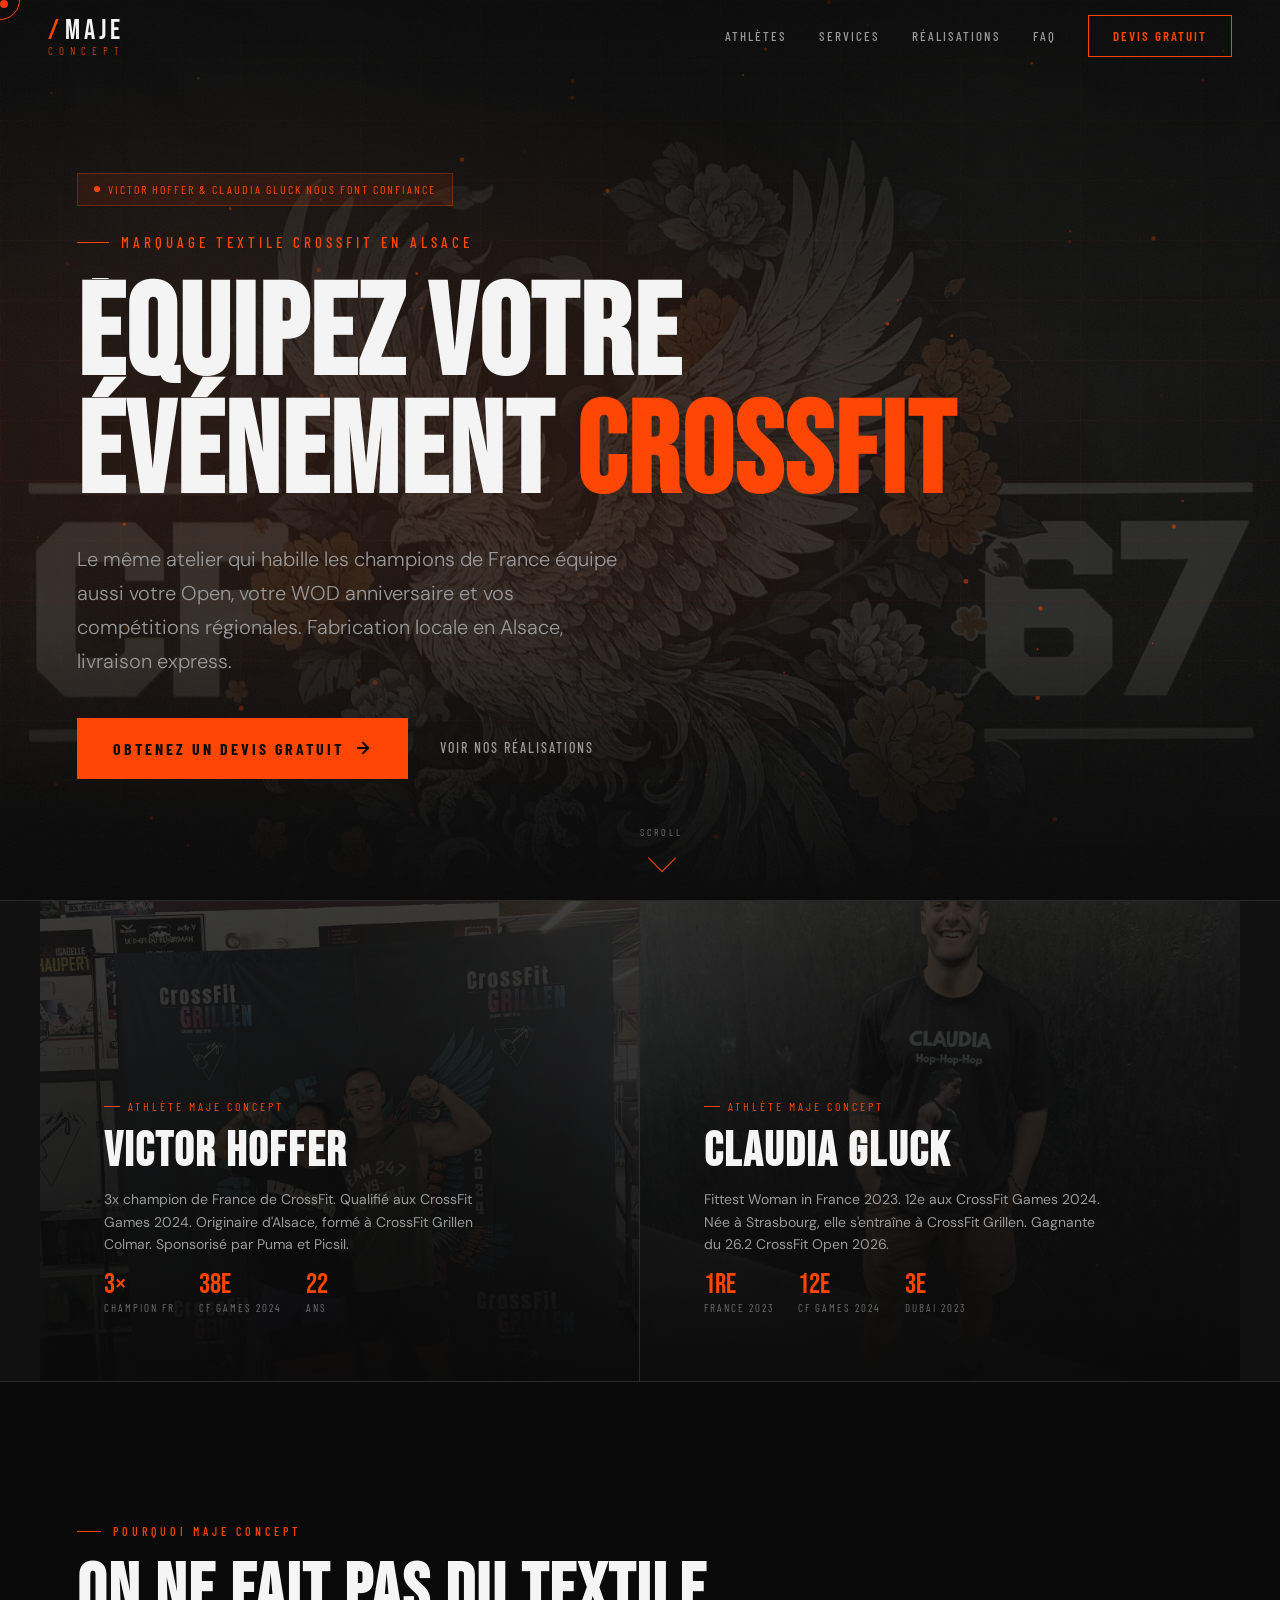
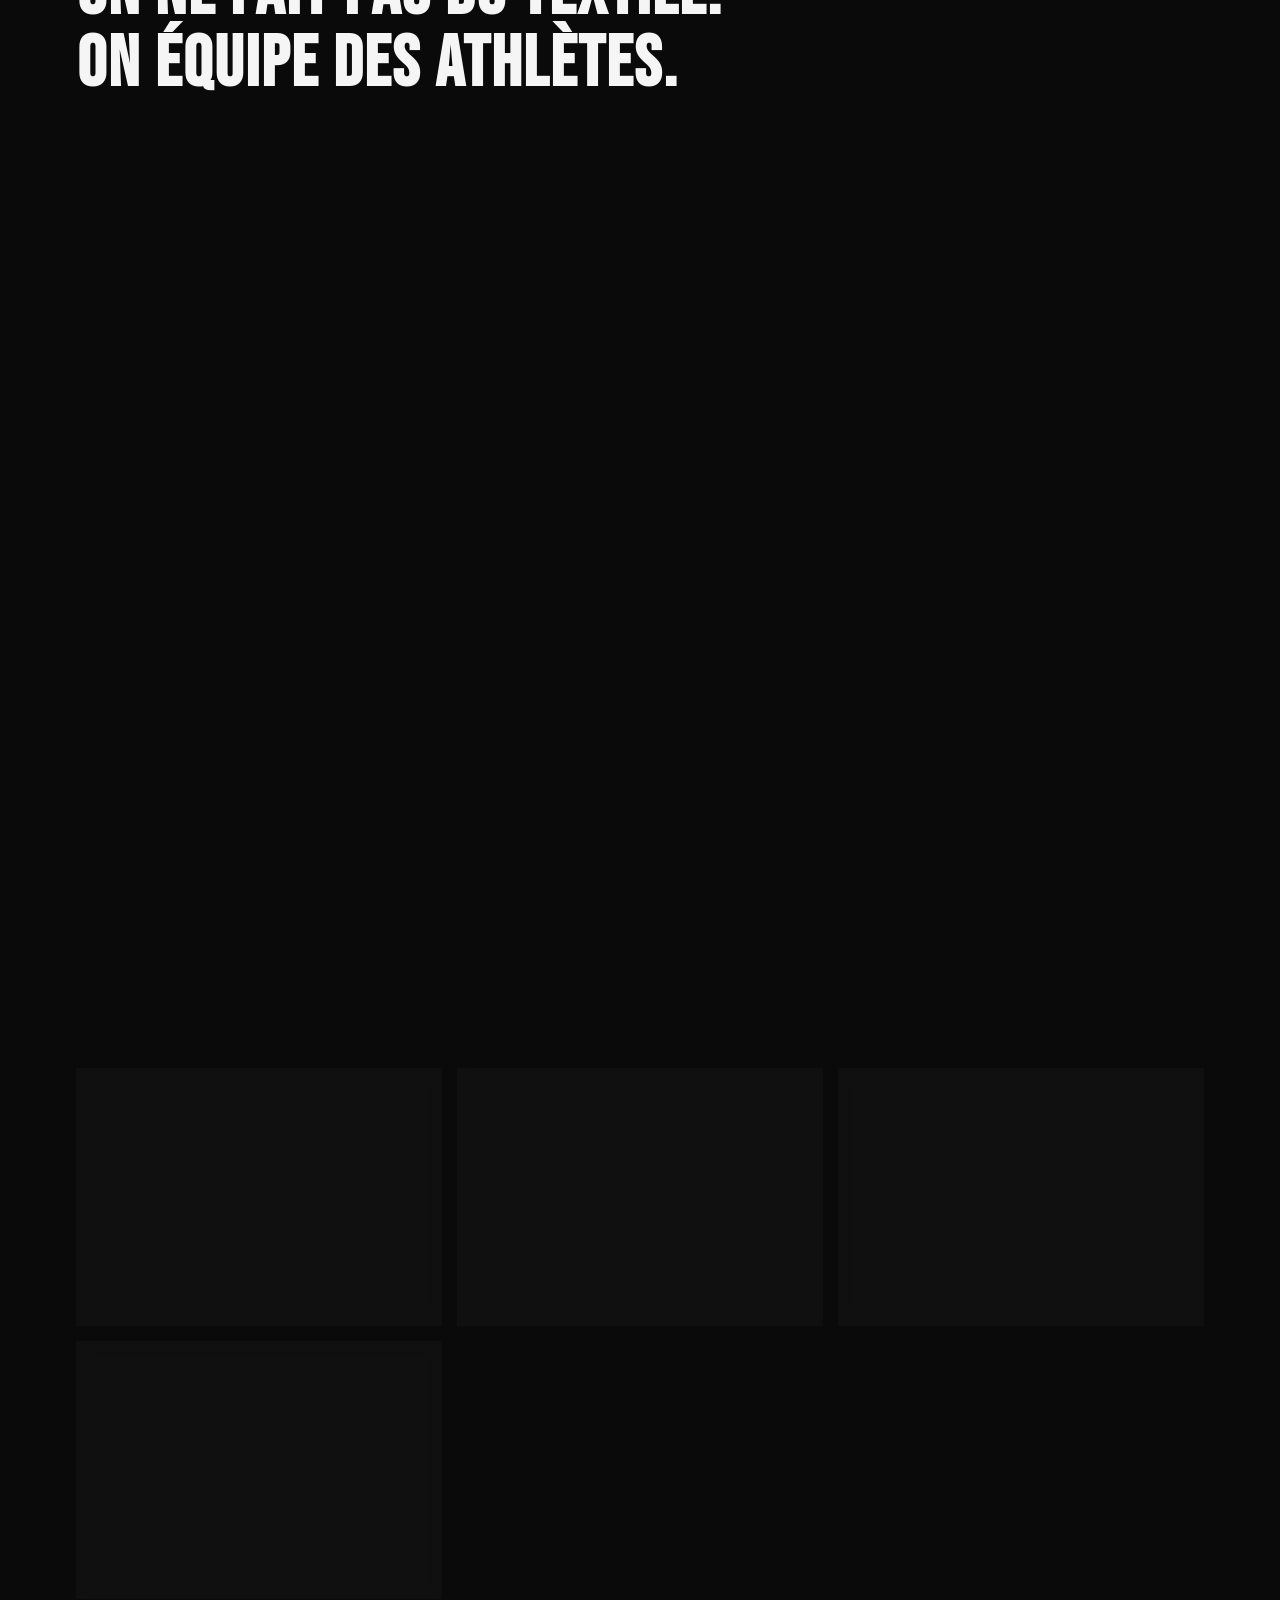
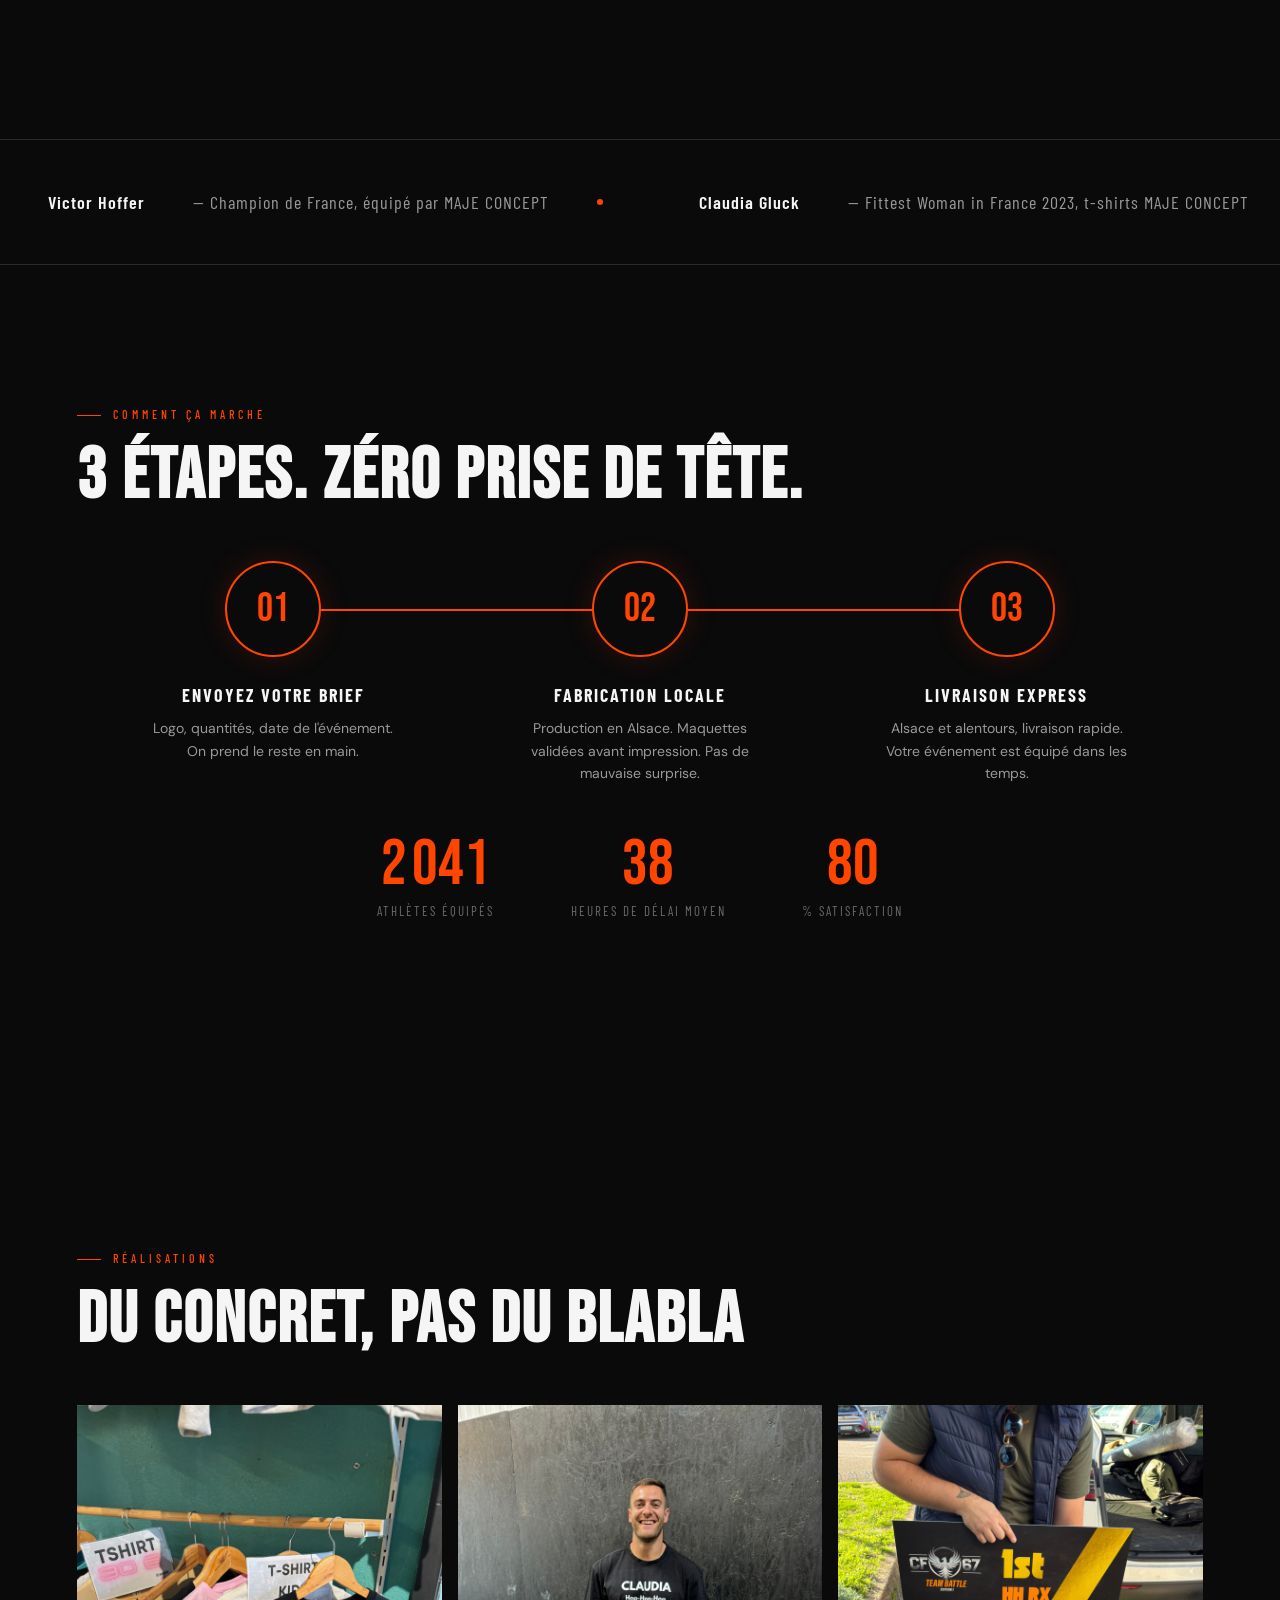
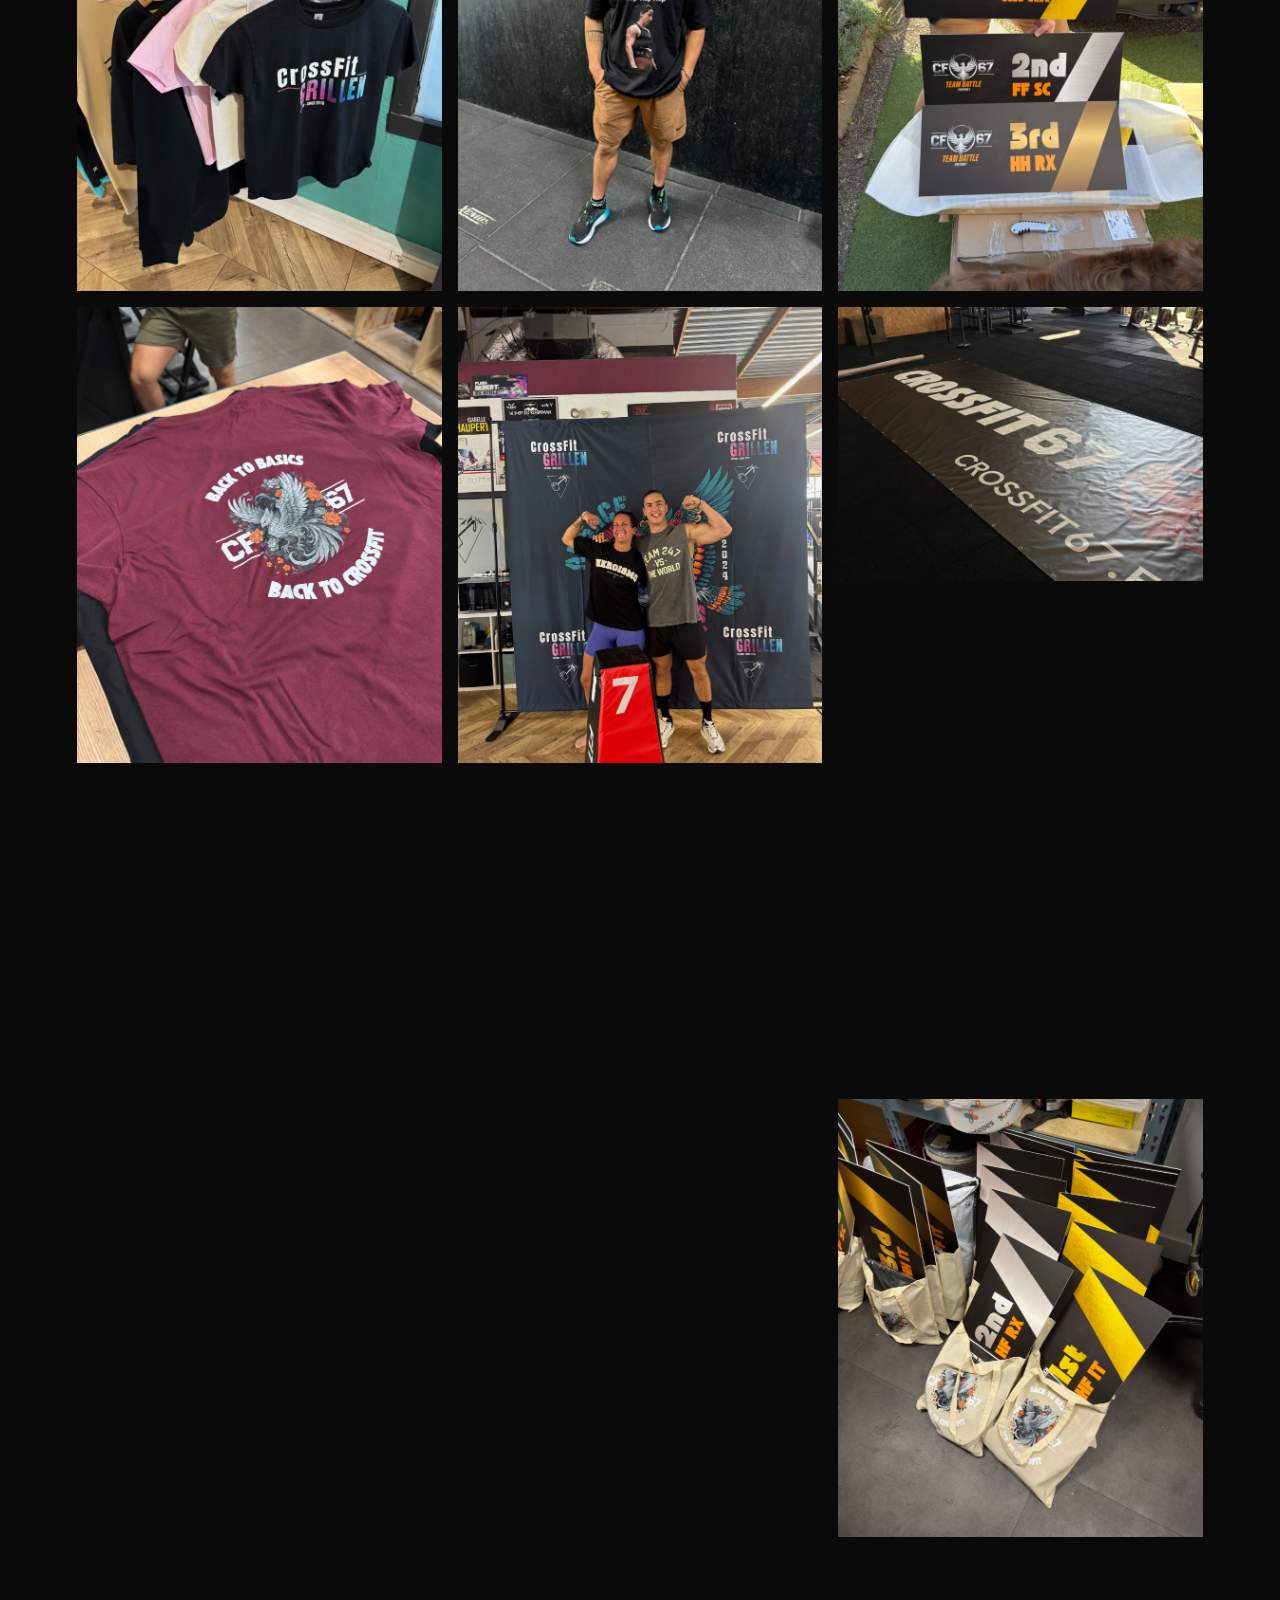
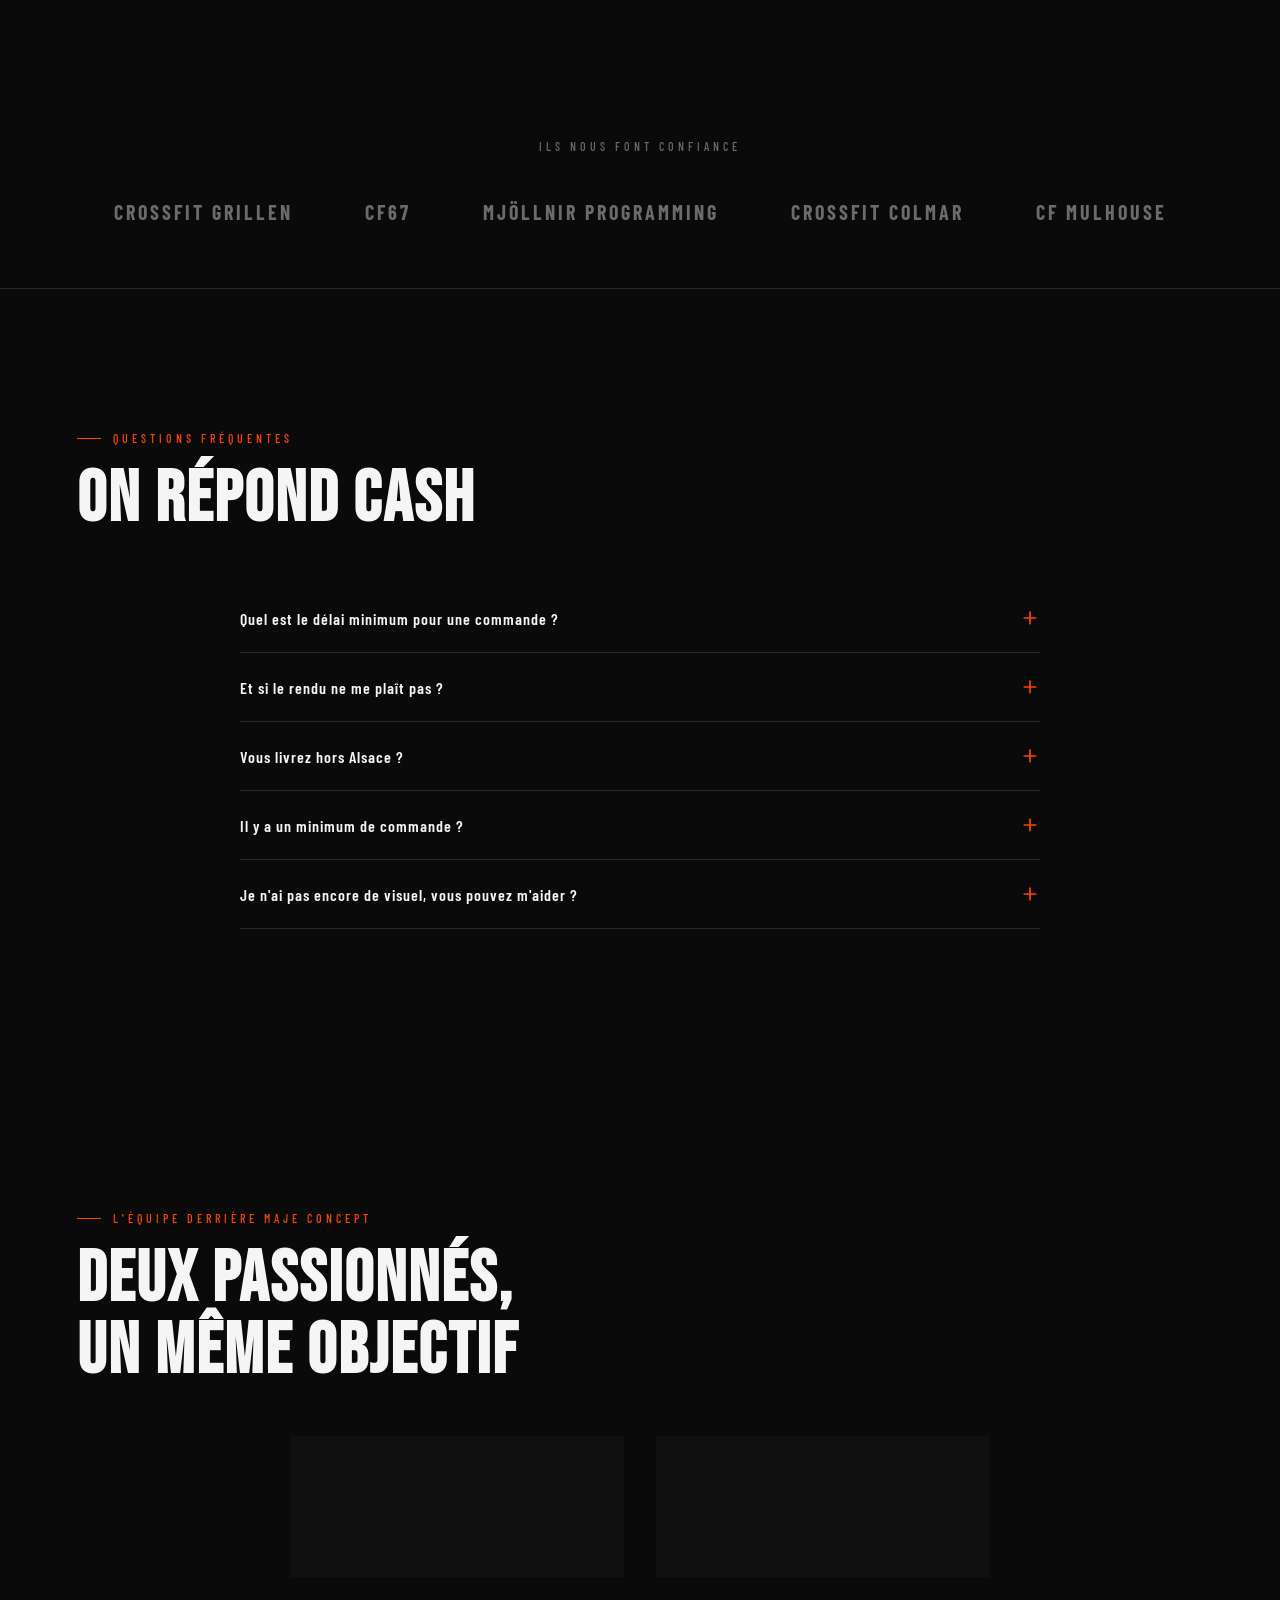
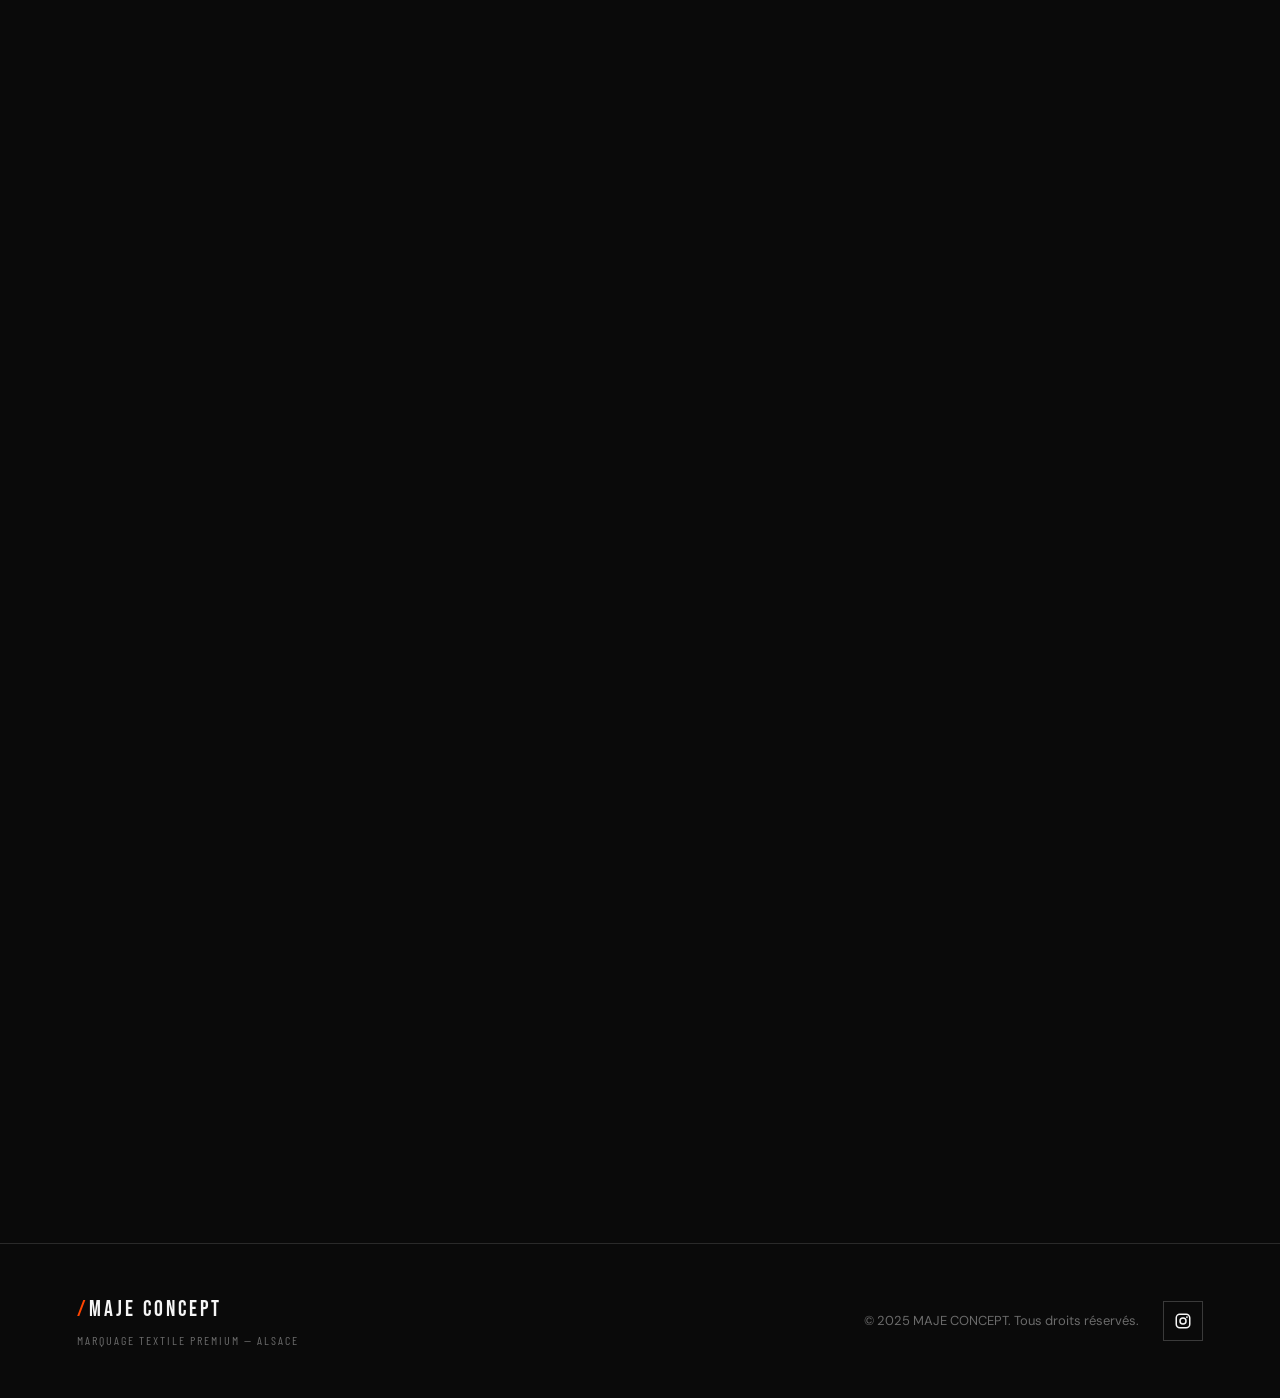
<file: index.html>
<!DOCTYPE html>
<html lang="fr">
<head>
<meta charset="UTF-8">
<meta name="viewport" content="width=device-width, initial-scale=1.0">
<title>MAJE CONCEPT — Marquage textile CrossFit & événementiel | Alsace</title>
<meta name="description" content="MAJE CONCEPT équipe les meilleurs athlètes CrossFit d'Alsace. T-shirts, hoodies, goodies, tatouages éphémères. Victor Hoffer, Claudia Gluck, CrossFit Grillen nous font confiance.">
<meta name="theme-color" content="#0A0A0A">
<meta property="og:title" content="MAJE CONCEPT — Marquage textile CrossFit | Alsace">
<meta property="og:description" content="Le textile de vos événements CrossFit, fabriqué en Alsace. Les champions nous font confiance.">
<meta property="og:type" content="website">
<link rel="preconnect" href="https://fonts.googleapis.com">
<link rel="preconnect" href="https://fonts.gstatic.com" crossorigin>
<style>
@import url('https://fonts.googleapis.com/css2?family=Bebas+Neue&family=Barlow+Condensed:wght@300;400;500;600;700&family=DM+Sans:ital,wght@0,300;0,400;0,500;0,600;0,700;1,400&display=swap');

*,*::before,*::after{margin:0;padding:0;box-sizing:border-box}

:root{
  --black:#0A0A0A;--grey-950:#111;--grey-900:#141414;--grey-800:#1A1A1A;
  --grey-700:#2A2A2A;--grey-600:#3A3A3A;--grey-400:#6B6B6B;--grey-300:#999;
  --white:#F5F5F5;--orange:#FF4500;--orange-dark:#CC3700;--orange-light:#FF6A33;
  --orange-glow:rgba(255,69,0,0.4);--orange-subtle:rgba(255,69,0,0.08);
  --font-display:'Bebas Neue',sans-serif;--font-ui:'Barlow Condensed',sans-serif;
  --font-body:'DM Sans',sans-serif;--ease-out:cubic-bezier(0.16,1,0.3,1);
  --nav-h:72px;--section-gap:clamp(80px,12vw,140px)
}

@media(prefers-reduced-motion:reduce){*,*::before,*::after{animation-duration:.01ms!important;animation-iteration-count:1!important;transition-duration:.01ms!important}}

html{scroll-behavior:smooth;-webkit-font-smoothing:antialiased}
body{background:var(--black);color:var(--white);font-family:var(--font-body);font-weight:400;line-height:1.6;overflow-x:hidden;cursor:none}
a{color:inherit;text-decoration:none;cursor:none}
button{cursor:none}
img{max-width:100%;display:block}
ul{list-style:none}

/* ═══ LOADER ═══ */
.loader{position:fixed;inset:0;z-index:99999;background:var(--black);display:flex;align-items:center;justify-content:center;flex-direction:column;gap:16px;transition:opacity .6s var(--ease-out),visibility .6s}
.loader.hidden{opacity:0;visibility:hidden}
.loader-logo{font-family:var(--font-display);font-size:48px;letter-spacing:6px;color:var(--white);opacity:0;transform:translateY(20px);animation:fadeUp .6s var(--ease-out) .2s forwards}
.loader-logo .mark{color:var(--orange)}
.loader-bar{width:120px;height:2px;background:var(--grey-700);overflow:hidden;opacity:0;animation:fadeUp .4s var(--ease-out) .4s forwards}
.loader-bar-fill{height:100%;background:var(--orange);width:0;animation:loaderFill 1.2s var(--ease-out) .5s forwards}
@keyframes loaderFill{to{width:100%}}

/* ═══ NOISE ═══ */
.noise{position:fixed;inset:0;z-index:9998;pointer-events:none;opacity:.035;background-image:url("data:image/svg+xml,%3Csvg viewBox='0 0 256 256' xmlns='http://www.w3.org/2000/svg'%3E%3Cfilter id='n'%3E%3CfeTurbulence type='fractalNoise' baseFrequency='.9' numOctaves='4' stitchTiles='stitch'/%3E%3C/filter%3E%3Crect width='100%25' height='100%25' filter='url(%23n)'/%3E%3C/svg%3E");background-repeat:repeat;background-size:256px}

/* ═══ CURSOR ═══ */
.cursor-dot{position:fixed;top:0;left:0;width:8px;height:8px;background:var(--orange);border-radius:50%;pointer-events:none;z-index:10000;mix-blend-mode:difference;transition:transform .1s var(--ease-out)}
.cursor-ring{position:fixed;top:0;left:0;width:40px;height:40px;border:1.5px solid var(--orange);border-radius:50%;pointer-events:none;z-index:10000;transition:transform .25s var(--ease-out),width .3s var(--ease-out),height .3s var(--ease-out),border-color .3s;transform:translate(-50%,-50%)}
.cursor-ring.hovering{width:64px;height:64px;border-color:var(--orange-light);background:var(--orange-glow)}
.spotlight{position:fixed;inset:0;pointer-events:none;z-index:1;background:radial-gradient(600px circle at var(--mx,50%) var(--my,50%),rgba(255,69,0,.04),transparent 60%)}

/* ═══ NAV ═══ */
.nav{position:fixed;top:0;left:0;right:0;height:var(--nav-h);z-index:1000;display:flex;align-items:center;justify-content:space-between;padding:0 clamp(20px,4vw,48px);transition:background .4s,backdrop-filter .4s}
.nav.scrolled{background:rgba(10,10,10,.9);backdrop-filter:blur(20px);-webkit-backdrop-filter:blur(20px);border-bottom:1px solid rgba(255,69,0,.1)}
.nav-logo{display:flex;flex-direction:column;line-height:1}
.nav-logo .logo-main{font-family:var(--font-display);font-size:28px;letter-spacing:4px}
.nav-logo .logo-sub{font-family:var(--font-ui);font-size:11px;letter-spacing:6px;color:var(--orange);font-weight:300;text-transform:uppercase}
.nav-logo .logo-mark{color:var(--orange);margin-right:2px}
.nav-links{display:flex;align-items:center;gap:32px}
.nav-link{font-family:var(--font-ui);font-weight:500;font-size:13px;letter-spacing:2px;text-transform:uppercase;color:var(--grey-300);transition:color .3s;position:relative}
.nav-link::after{content:'';position:absolute;bottom:-4px;left:0;width:0;height:1px;background:var(--orange);transition:width .3s var(--ease-out)}
.nav-link:hover{color:var(--white)}
.nav-link:hover::after{width:100%}
.nav-cta{font-family:var(--font-ui);font-weight:600;font-size:13px;letter-spacing:2px;text-transform:uppercase;padding:10px 24px;border:1px solid var(--orange);color:var(--orange);background:transparent;transition:all .3s var(--ease-out);position:relative;overflow:hidden}
.nav-cta::before{content:'';position:absolute;inset:0;background:var(--orange);transform:scaleX(0);transform-origin:right;transition:transform .4s var(--ease-out);z-index:-1}
.nav-cta:hover::before{transform:scaleX(1);transform-origin:left}
.nav-cta:hover{color:var(--black)}

.nav-hamburger{display:none;flex-direction:column;gap:6px;background:none;border:none;padding:8px;z-index:1001}
.nav-hamburger span{display:block;width:24px;height:2px;background:var(--white);transition:transform .3s var(--ease-out),opacity .3s}
.nav-hamburger.active span:nth-child(1){transform:rotate(45deg) translate(5px,6px)}
.nav-hamburger.active span:nth-child(2){opacity:0}
.nav-hamburger.active span:nth-child(3){transform:rotate(-45deg) translate(5px,-6px)}

.mobile-menu{position:fixed;inset:0;background:rgba(10,10,10,.97);backdrop-filter:blur(30px);-webkit-backdrop-filter:blur(30px);z-index:999;display:flex;flex-direction:column;align-items:center;justify-content:center;gap:32px;opacity:0;visibility:hidden;transition:opacity .4s,visibility .4s}
.mobile-menu.open{opacity:1;visibility:visible}
.mobile-menu a{font-family:var(--font-display);font-size:36px;letter-spacing:4px;transition:color .3s}
.mobile-menu a:hover{color:var(--orange)}

/* ═══ HERO ═══ */
.hero{position:relative;min-height:100vh;display:flex;flex-direction:column;justify-content:center;padding:calc(var(--nav-h) + 40px) clamp(20px,6vw,80px) 60px;overflow:hidden}
.hero-bg{position:absolute;inset:0;z-index:0}
.hero-bg img{width:100%;height:100%;object-fit:cover;opacity:.15;filter:grayscale(40%)}
#particle-canvas{position:absolute;inset:0;width:100%;height:100%;z-index:0}
.hero::before{content:'';position:absolute;inset:0;background-image:linear-gradient(rgba(255,69,0,.03) 1px,transparent 1px),linear-gradient(90deg,rgba(255,69,0,.03) 1px,transparent 1px);background-size:60px 60px;z-index:1;animation:gridPulse 8s ease-in-out infinite}
@keyframes gridPulse{0%,100%{opacity:.4}50%{opacity:1}}
.hero::after{content:'';position:absolute;inset:0;background:radial-gradient(ellipse at 20% 50%,rgba(255,69,0,.08) 0%,transparent 60%),linear-gradient(to top,var(--black) 0%,transparent 30%),linear-gradient(to bottom,rgba(10,10,10,.6) 0%,transparent 40%);z-index:2;pointer-events:none}
.hero-content{position:relative;z-index:3;max-width:900px}

.hero-badge{display:inline-flex;align-items:center;gap:8px;background:rgba(255,69,0,.1);border:1px solid rgba(255,69,0,.3);padding:6px 16px;margin-bottom:24px;font-family:var(--font-ui);font-size:12px;letter-spacing:2px;text-transform:uppercase;color:var(--orange);opacity:0;animation:fadeUp .8s var(--ease-out) 1.8s forwards}
.hero-badge-dot{width:6px;height:6px;background:var(--orange);border-radius:50%;animation:pulse 2s infinite}
@keyframes pulse{0%,100%{opacity:1}50%{opacity:.3}}

.hero-tag{font-family:var(--font-ui);font-weight:500;font-size:clamp(12px,1.4vw,15px);letter-spacing:4px;text-transform:uppercase;color:var(--orange);margin-bottom:24px;display:flex;align-items:center;gap:12px;opacity:0;transform:translateY(20px);animation:fadeUp .8s var(--ease-out) 2s forwards}
.hero-tag::before{content:'';width:32px;height:1px;background:var(--orange)}
.hero-h1{font-family:var(--font-display);font-size:clamp(52px,10vw,130px);line-height:.92;letter-spacing:2px;margin-bottom:28px;opacity:0;animation:heroReveal 1s var(--ease-out) 2.2s forwards}
.hero-h1 .accent{color:var(--orange);display:inline-block}
.hero-h1:hover .glitch{animation:glitch .4s steps(2) forwards}
@keyframes glitch{0%{text-shadow:2px 0 var(--orange),-2px 0 cyan}25%{text-shadow:-2px 2px var(--orange),2px -2px cyan;transform:skewX(-2deg)}50%{text-shadow:1px -1px var(--orange),-1px 1px cyan;transform:skewX(1deg)}75%{text-shadow:-1px 0 var(--orange),1px 0 cyan;transform:skewX(-.5deg)}100%{text-shadow:none;transform:skewX(0)}}
.hero-sub{font-family:var(--font-body);font-size:clamp(16px,2vw,20px);font-weight:300;color:var(--grey-300);max-width:560px;line-height:1.7;margin-bottom:40px;opacity:0;transform:translateY(20px);animation:fadeUp .8s var(--ease-out) 2.5s forwards}
.hero-actions{display:flex;align-items:center;gap:32px;flex-wrap:wrap;opacity:0;transform:translateY(20px);animation:fadeUp .8s var(--ease-out) 2.7s forwards}

.btn-primary{position:relative;display:inline-flex;align-items:center;gap:10px;font-family:var(--font-ui);font-weight:700;font-size:clamp(14px,1.6vw,16px);letter-spacing:3px;text-transform:uppercase;padding:18px 36px;background:var(--orange);color:var(--black);border:none;overflow:hidden;transition:transform .3s var(--ease-out),box-shadow .3s}
.btn-primary:hover{box-shadow:0 0 40px var(--orange-glow),0 8px 32px rgba(255,69,0,.3)}
.btn-primary .ripple{position:absolute;border-radius:50%;background:rgba(255,255,255,.4);transform:scale(0);animation:ripple .6s linear;pointer-events:none}
@keyframes ripple{to{transform:scale(4);opacity:0}}
.btn-primary svg{width:18px;height:18px;transition:transform .3s var(--ease-out)}
.btn-primary:hover svg{transform:translateX(4px)}

.link-secondary{font-family:var(--font-ui);font-weight:500;font-size:14px;letter-spacing:2px;text-transform:uppercase;color:var(--grey-300);position:relative;transition:color .3s}
.link-secondary::after{content:'';position:absolute;bottom:-4px;left:0;width:0;height:1px;background:var(--orange);transition:width .4s var(--ease-out)}
.link-secondary:hover{color:var(--white)}
.link-secondary:hover::after{width:100%}

.scroll-indicator{position:absolute;bottom:32px;left:50%;transform:translateX(-50%);z-index:3;display:flex;flex-direction:column;align-items:center;gap:8px;opacity:0;animation:fadeUp .8s var(--ease-out) 3s forwards}
.scroll-indicator span{font-family:var(--font-ui);font-size:10px;letter-spacing:3px;text-transform:uppercase;color:var(--grey-400)}
.scroll-chevron{width:20px;height:20px;border-right:1.5px solid var(--orange);border-bottom:1.5px solid var(--orange);transform:rotate(45deg);animation:scrollBounce 2s var(--ease-out) infinite}
@keyframes scrollBounce{0%,100%{transform:rotate(45deg) translateY(0);opacity:1}50%{transform:rotate(45deg) translateY(8px);opacity:.3}}
@keyframes fadeUp{to{opacity:1;transform:translateY(0)}}
@keyframes heroReveal{from{opacity:0;transform:translateY(40px);clip-path:inset(100% 0 0 0)}to{opacity:1;transform:translateY(0);clip-path:inset(0 0 0 0)}}

/* ═══ SECTIONS ═══ */
.section{padding:var(--section-gap) clamp(20px,6vw,80px);position:relative}
.section-label{font-family:var(--font-ui);font-weight:500;font-size:12px;letter-spacing:4px;text-transform:uppercase;color:var(--orange);margin-bottom:16px;display:flex;align-items:center;gap:12px}
.section-label::before{content:'';width:24px;height:1px;background:var(--orange)}
.section-title{font-family:var(--font-display);font-size:clamp(36px,6vw,72px);letter-spacing:2px;line-height:1;margin-bottom:48px}
.reveal{opacity:0;transform:translateY(40px);transition:opacity .8s var(--ease-out),transform .8s var(--ease-out)}
.reveal.visible{opacity:1;transform:translateY(0)}
.reveal-delay-1{transition-delay:.1s}.reveal-delay-2{transition-delay:.2s}.reveal-delay-3{transition-delay:.3s}.reveal-delay-4{transition-delay:.4s}.reveal-delay-5{transition-delay:.5s}

/* ═══ ATHLETES FEATURED ═══ */
.athletes-section{background:var(--grey-950);border-top:1px solid var(--grey-700);border-bottom:1px solid var(--grey-700)}
.athletes-grid{display:grid;grid-template-columns:1fr 1fr;gap:0;max-width:1200px;margin:0 auto}
.athlete-card{position:relative;padding:clamp(40px,5vw,72px);display:flex;flex-direction:column;justify-content:flex-end;min-height:480px;overflow:hidden;border-right:1px solid var(--grey-700)}
.athlete-card:last-child{border-right:none}
.athlete-card-bg{position:absolute;inset:0}
.athlete-card-bg img{width:100%;height:100%;object-fit:cover;opacity:.2;filter:grayscale(30%);transition:opacity .6s,transform .6s var(--ease-out)}
.athlete-card:hover .athlete-card-bg img{opacity:.3;transform:scale(1.03)}
.athlete-card::after{content:'';position:absolute;inset:0;background:linear-gradient(to top,rgba(10,10,10,.95) 0%,rgba(10,10,10,.3) 60%,transparent 100%);z-index:1}
.athlete-info{position:relative;z-index:2}
.athlete-tag{font-family:var(--font-ui);font-size:12px;letter-spacing:3px;text-transform:uppercase;color:var(--orange);margin-bottom:12px;display:flex;align-items:center;gap:8px}
.athlete-tag::before{content:'';width:16px;height:1px;background:var(--orange)}
.athlete-name{font-family:var(--font-display);font-size:clamp(32px,4vw,48px);letter-spacing:2px;line-height:1;margin-bottom:12px}
.athlete-desc{font-size:14px;color:var(--grey-300);line-height:1.6;max-width:400px;margin-bottom:16px}
.athlete-stats{display:flex;gap:24px;flex-wrap:wrap}
.athlete-stat{display:flex;flex-direction:column}
.athlete-stat-value{font-family:var(--font-display);font-size:28px;color:var(--orange);line-height:1}
.athlete-stat-label{font-family:var(--font-ui);font-size:11px;letter-spacing:2px;text-transform:uppercase;color:var(--grey-400)}
.athlete-quote{font-style:italic;font-size:14px;color:var(--grey-300);border-left:2px solid var(--orange);padding-left:16px;margin-top:16px}

/* ═══ USPs ═══ */
.usp-grid{display:grid;grid-template-columns:repeat(4,1fr);gap:24px;max-width:1200px;margin:0 auto}
.usp-card{background:rgba(20,20,20,.6);backdrop-filter:blur(12px);-webkit-backdrop-filter:blur(12px);border:1px solid var(--grey-700);padding:32px 24px;text-align:center;transition:border-color .4s,transform .4s var(--ease-out)}
.usp-card:hover{border-color:var(--orange);transform:translateY(-4px)}
.usp-number{font-family:var(--font-display);font-size:48px;color:var(--orange);line-height:1;margin-bottom:8px}
.usp-label{font-family:var(--font-ui);font-weight:600;font-size:14px;letter-spacing:2px;text-transform:uppercase;margin-bottom:8px}
.usp-desc{font-size:13px;color:var(--grey-300);line-height:1.5}

/* ═══ SERVICES ═══ */
.services-grid{display:grid;grid-template-columns:repeat(3,1fr);gap:16px;max-width:1200px;margin:0 auto}
.service-card{position:relative;background:rgba(20,20,20,.6);backdrop-filter:blur(8px);-webkit-backdrop-filter:blur(8px);border:1px solid var(--grey-700);padding:clamp(28px,3vw,40px);overflow:hidden;transition:transform .4s var(--ease-out),border-color .4s,box-shadow .4s;transform-style:preserve-3d;perspective:800px;cursor:none}
.service-card::before{content:'';position:absolute;inset:0;background:linear-gradient(135deg,rgba(255,69,0,.08),transparent 60%);opacity:0;transition:opacity .4s}
.service-card:hover{border-color:var(--orange);box-shadow:0 0 40px rgba(255,69,0,.08)}
.service-card:hover::before{opacity:1}
.service-card:nth-child(1){grid-column:span 2}
.service-icon{width:48px;height:48px;margin-bottom:20px}
.service-icon svg{width:100%;height:100%;stroke:var(--orange);stroke-width:1.5;fill:none}
.service-name{font-family:var(--font-ui);font-weight:700;font-size:clamp(18px,2vw,22px);letter-spacing:2px;text-transform:uppercase;margin-bottom:8px}
.service-desc{font-size:14px;color:var(--grey-300);line-height:1.6}

/* ═══ TICKER ═══ */
.ticker-section{padding:48px 0;overflow:hidden;border-top:1px solid var(--grey-700);border-bottom:1px solid var(--grey-700)}
.ticker-track{display:flex;width:max-content;animation:ticker 40s linear infinite}
.ticker-track:hover{animation-play-state:paused}
.ticker-item{flex-shrink:0;padding:0 48px;font-family:var(--font-ui);font-weight:400;font-size:clamp(14px,1.8vw,18px);letter-spacing:1px;color:var(--grey-300);white-space:nowrap;display:flex;align-items:center;gap:48px}
.ticker-item::after{content:'';width:6px;height:6px;background:var(--orange);border-radius:50%;flex-shrink:0}
.ticker-item strong{color:var(--white);font-weight:600}
@keyframes ticker{from{transform:translateX(0)}to{transform:translateX(-50%)}}

/* ═══ STEPS ═══ */
.steps-container{max-width:1100px;margin:0 auto;display:grid;grid-template-columns:repeat(3,1fr);gap:0;position:relative}
.steps-container::before{content:'';position:absolute;top:48px;left:16.66%;right:16.66%;height:2px;background:var(--grey-700);z-index:0}
.steps-container::after{content:'';position:absolute;top:48px;left:16.66%;height:2px;background:var(--orange);z-index:1;width:0;transition:width 1.5s var(--ease-out)}
.steps-container.animated::after{width:66.66%}
.step{display:flex;flex-direction:column;align-items:center;text-align:center;padding:0 20px;position:relative;z-index:2}
.step-number{width:96px;height:96px;display:flex;align-items:center;justify-content:center;font-family:var(--font-display);font-size:40px;color:var(--orange);background:var(--black);border:2px solid var(--grey-700);border-radius:50%;margin-bottom:24px;transition:border-color .6s,box-shadow .6s}
.steps-container.animated .step-number{border-color:var(--orange);box-shadow:0 0 30px rgba(255,69,0,.15)}
.step-title{font-family:var(--font-ui);font-weight:700;font-size:18px;letter-spacing:2px;text-transform:uppercase;margin-bottom:8px}
.step-desc{font-size:14px;color:var(--grey-300);line-height:1.6;max-width:260px}

/* ═══ GALLERY ═══ */
.gallery-grid{columns:3;column-gap:16px;max-width:1200px;margin:0 auto}
.gallery-item{break-inside:avoid;margin-bottom:16px;position:relative;overflow:hidden;cursor:none}
.gallery-item-inner{width:100%;aspect-ratio:var(--ratio,4/5);display:flex;align-items:flex-end;padding:24px;position:relative;background:var(--grey-900)}
.gallery-item-inner img{position:absolute;inset:0;width:100%;height:100%;object-fit:cover;transition:transform .6s var(--ease-out),filter .6s}
.gallery-item:hover .gallery-item-inner img{transform:scale(1.06);filter:brightness(.5)}
.gallery-overlay{position:absolute;inset:0;display:flex;flex-direction:column;align-items:center;justify-content:center;gap:12px;opacity:0;transition:opacity .4s var(--ease-out);z-index:2}
.gallery-item:hover .gallery-overlay{opacity:1}
.gallery-label{font-family:var(--font-ui);font-weight:700;font-size:18px;letter-spacing:3px;text-transform:uppercase;color:var(--white);transform:translateY(12px);transition:transform .4s var(--ease-out)}
.gallery-item:hover .gallery-label{transform:translateY(0)}
.gallery-line{width:40px;height:2px;background:var(--orange);transform:scaleX(0);transition:transform .4s var(--ease-out) .1s}
.gallery-item:hover .gallery-line{transform:scaleX(1)}

/* ═══ CLIENTS ═══ */
.clients-section{padding:60px clamp(20px,6vw,80px);border-bottom:1px solid var(--grey-700)}
.clients-title{font-family:var(--font-ui);font-weight:500;font-size:12px;letter-spacing:4px;text-transform:uppercase;color:var(--grey-400);text-align:center;margin-bottom:40px}
.clients-grid{display:flex;align-items:center;justify-content:center;gap:clamp(32px,6vw,72px);flex-wrap:wrap;max-width:1100px;margin:0 auto}
.client-logo{font-family:var(--font-ui);font-weight:700;font-size:clamp(16px,2vw,20px);letter-spacing:3px;text-transform:uppercase;color:var(--grey-400);transition:color .3s;white-space:nowrap}
.client-logo:hover{color:var(--white)}

/* ═══ FAQ ═══ */
.faq-grid{max-width:800px;margin:0 auto;display:flex;flex-direction:column;gap:0}
.faq-item{border-bottom:1px solid var(--grey-700)}
.faq-question{width:100%;background:none;border:none;color:var(--white);font-family:var(--font-ui);font-weight:600;font-size:16px;letter-spacing:1px;padding:24px 0;text-align:left;display:flex;justify-content:space-between;align-items:center;transition:color .3s}
.faq-question:hover{color:var(--orange)}
.faq-question svg{width:20px;height:20px;stroke:var(--orange);fill:none;stroke-width:2;flex-shrink:0;transition:transform .3s var(--ease-out)}
.faq-item.open .faq-question svg{transform:rotate(45deg)}
.faq-answer{max-height:0;overflow:hidden;transition:max-height .4s var(--ease-out),padding .4s}
.faq-item.open .faq-answer{max-height:200px;padding-bottom:24px}
.faq-answer p{font-size:14px;color:var(--grey-300);line-height:1.7}

/* ═══ TEAM ═══ */
.team-grid{display:grid;grid-template-columns:repeat(2,1fr);gap:32px;max-width:700px;margin:0 auto}
.team-card{display:flex;align-items:center;gap:24px;background:rgba(20,20,20,.6);backdrop-filter:blur(8px);-webkit-backdrop-filter:blur(8px);border:1px solid var(--grey-700);padding:32px;transition:border-color .4s,transform .3s var(--ease-out)}
.team-card:hover{border-color:var(--orange);transform:translateY(-4px)}
.team-avatar{width:72px;height:72px;border-radius:50%;border:2px solid var(--orange);flex-shrink:0;overflow:hidden}
.team-avatar img{width:100%;height:100%;object-fit:cover}
.team-info{display:flex;flex-direction:column;gap:4px}
.team-name{font-family:var(--font-ui);font-weight:700;font-size:18px;letter-spacing:2px;text-transform:uppercase}
.team-role{font-size:13px;color:var(--grey-300)}

/* ═══ CTA + FORM ═══ */
.cta-section{position:relative;padding:var(--section-gap) clamp(20px,6vw,80px)}
.cta-wrapper{max-width:900px;margin:0 auto;position:relative;padding:clamp(40px,6vw,80px);background:var(--grey-900);border:1px solid transparent;overflow:hidden}
.cta-wrapper::before{content:'';position:absolute;inset:-2px;background:conic-gradient(from var(--angle,0deg),var(--orange),transparent 40%,var(--orange-dark),transparent 70%,var(--orange));z-index:-1;animation:rotateBorder 4s linear infinite}
.cta-wrapper::after{content:'';position:absolute;inset:1px;background:var(--grey-900);z-index:-1}
@property --angle{syntax:'<angle>';initial-value:0deg;inherits:false}
@keyframes rotateBorder{to{--angle:360deg}}
.cta-title{font-family:var(--font-display);font-size:clamp(32px,5vw,56px);line-height:1;letter-spacing:2px;margin-bottom:12px}
.cta-subtitle{font-size:16px;color:var(--grey-300);margin-bottom:40px;max-width:500px}
.cta-guarantee{display:flex;gap:24px;margin-bottom:32px;flex-wrap:wrap}
.guarantee-item{display:flex;align-items:center;gap:8px;font-family:var(--font-ui);font-size:13px;letter-spacing:1px;color:var(--grey-300)}
.guarantee-item svg{width:18px;height:18px;stroke:var(--orange);fill:none;stroke-width:2;flex-shrink:0}
.form-grid{display:grid;grid-template-columns:1fr 1fr;gap:16px}
.form-group{display:flex;flex-direction:column;gap:6px}
.form-group.full{grid-column:span 2}
.form-group label{font-family:var(--font-ui);font-weight:500;font-size:12px;letter-spacing:2px;text-transform:uppercase;color:var(--grey-400)}
.form-group input,.form-group textarea,.form-group select{background:var(--grey-800);border:1px solid var(--grey-600);padding:14px 16px;font-family:var(--font-body);font-size:15px;color:var(--white);outline:none;transition:border-color .3s,box-shadow .3s;-webkit-appearance:none}
.form-group input:focus,.form-group textarea:focus,.form-group select:focus{border-color:var(--orange);box-shadow:0 0 0 3px rgba(255,69,0,.15)}
.form-group textarea{resize:vertical;min-height:100px}
.form-group select{cursor:pointer;background-image:url("data:image/svg+xml,%3Csvg xmlns='http://www.w3.org/2000/svg' width='12' height='7' viewBox='0 0 12 7'%3E%3Cpath d='M1 1l5 5 5-5' stroke='%236B6B6B' stroke-width='1.5' fill='none'/%3E%3C/svg%3E");background-repeat:no-repeat;background-position:right 16px center;padding-right:40px}
.btn-submit{grid-column:span 2;font-family:var(--font-ui);font-weight:700;font-size:15px;letter-spacing:3px;text-transform:uppercase;padding:18px 36px;background:var(--orange);color:var(--black);border:none;margin-top:8px;overflow:hidden;transition:box-shadow .3s,transform .2s var(--ease-out)}
.btn-submit:hover{box-shadow:0 0 40px var(--orange-glow);transform:translateY(-2px)}
.btn-submit:active{transform:translateY(0)}

/* ═══ STATS ═══ */
.stats-bar{display:flex;justify-content:center;gap:clamp(32px,6vw,80px);padding:48px 20px;flex-wrap:wrap}
.stat{text-align:center}
.stat-number{font-family:var(--font-display);font-size:clamp(40px,6vw,64px);color:var(--orange);line-height:1}
.stat-label{font-family:var(--font-ui);font-size:13px;letter-spacing:2px;text-transform:uppercase;color:var(--grey-400);margin-top:4px}

/* ═══ FOOTER ═══ */
.footer{border-top:1px solid var(--grey-700);padding:48px clamp(20px,6vw,80px);display:flex;align-items:center;justify-content:space-between;flex-wrap:wrap;gap:24px}
.footer-left{display:flex;flex-direction:column;gap:4px}
.footer-brand{font-family:var(--font-display);font-size:22px;letter-spacing:3px}
.footer-tagline{font-family:var(--font-ui);font-size:12px;letter-spacing:2px;color:var(--grey-400);text-transform:uppercase}
.footer-right{display:flex;align-items:center;gap:24px}
.footer-copy{font-size:13px;color:var(--grey-400)}
.footer-social{width:40px;height:40px;display:flex;align-items:center;justify-content:center;border:1px solid var(--grey-600);transition:border-color .3s,background .3s}
.footer-social:hover{border-color:var(--orange);background:var(--orange-subtle)}
.footer-social svg{width:18px;height:18px;fill:var(--white)}

/* ═══ BACK TO TOP ═══ */
.back-to-top{position:fixed;bottom:32px;right:32px;width:48px;height:48px;background:var(--grey-900);border:1px solid var(--grey-600);display:flex;align-items:center;justify-content:center;z-index:900;opacity:0;transform:translateY(20px);transition:opacity .3s,transform .3s var(--ease-out),border-color .3s,background .3s;pointer-events:none}
.back-to-top.visible{opacity:1;transform:translateY(0);pointer-events:auto}
.back-to-top:hover{border-color:var(--orange);background:var(--orange-subtle)}
.back-to-top svg{width:20px;height:20px;stroke:var(--white);fill:none;stroke-width:2}

/* ═══ RESPONSIVE ═══ */
@media(max-width:1200px){
  .services-grid{grid-template-columns:repeat(2,1fr)}
  .service-card:nth-child(1){grid-column:span 2}
  .gallery-grid{columns:2}
  .usp-grid{grid-template-columns:repeat(2,1fr)}
}
@media(max-width:768px){
  :root{--nav-h:60px}
  .cursor-dot,.cursor-ring{display:none}
  body{cursor:auto}a,button{cursor:pointer}
  .nav-links{display:none}.nav-hamburger{display:flex}
  .services-grid{grid-template-columns:1fr}.service-card:nth-child(1){grid-column:span 1}
  .usp-grid{grid-template-columns:1fr 1fr}
  .athletes-grid{grid-template-columns:1fr}
  .athlete-card{min-height:400px;border-right:none;border-bottom:1px solid var(--grey-700)}
  .athlete-card:last-child{border-bottom:none}
  .steps-container{grid-template-columns:1fr;gap:40px}
  .steps-container::before,.steps-container::after{display:none}
  .gallery-grid{columns:2}
  .form-grid{grid-template-columns:1fr}.form-group.full,.btn-submit{grid-column:span 1}
  .hero-actions{flex-direction:column;align-items:flex-start}
  .footer{flex-direction:column;text-align:center;align-items:center}
  .back-to-top{bottom:20px;right:20px;width:44px;height:44px}
  .team-grid{grid-template-columns:1fr}.team-card{padding:24px}
}
@media(max-width:480px){
  .stats-bar{gap:24px}
  .ticker-item{padding:0 24px;font-size:13px}
  .usp-grid{grid-template-columns:1fr}
  .gallery-grid{columns:1}
  .athlete-stats{gap:16px}
}
</style>
</head>
<body>

<div class="loader" id="loader">
  <div class="loader-logo"><span class="mark">/</span>MAJE CONCEPT</div>
  <div class="loader-bar"><div class="loader-bar-fill"></div></div>
</div>
<div class="noise" aria-hidden="true"></div>
<div class="cursor-dot" id="cursorDot"></div>
<div class="cursor-ring" id="cursorRing"></div>
<div class="spotlight" id="spotlight"></div>

<!-- NAV -->
<nav class="nav" id="nav">
  <a href="#" class="nav-logo" aria-label="MAJE CONCEPT">
    <span class="logo-main"><span class="logo-mark">/</span>MAJE</span>
    <span class="logo-sub">Concept</span>
  </a>
  <div class="nav-links">
    <a href="#athletes" class="nav-link">Athlètes</a>
    <a href="#services" class="nav-link">Services</a>
    <a href="#realisations" class="nav-link">Réalisations</a>
    <a href="#faq" class="nav-link">FAQ</a>
    <a href="#devis" class="nav-cta">Devis gratuit</a>
  </div>
  <button class="nav-hamburger" id="hamburger" aria-label="Menu"><span></span><span></span><span></span></button>
</nav>
<div class="mobile-menu" id="mobileMenu">
  <a href="#athletes">ATHLÈTES</a>
  <a href="#services">SERVICES</a>
  <a href="#realisations">RÉALISATIONS</a>
  <a href="#faq">FAQ</a>
  <a href="#devis">DEVIS GRATUIT</a>
</div>

<!-- HERO -->
<section class="hero" id="hero">
  <div class="hero-bg"><img src="images/crossfit/IMG_3105.jpeg" alt="" aria-hidden="true"></div>
  <canvas id="particle-canvas" aria-hidden="true"></canvas>
  <div class="hero-content">
    <div class="hero-badge"><span class="hero-badge-dot"></span> Victor Hoffer & Claudia Gluck nous font confiance</div>
    <p class="hero-tag">Marquage textile CrossFit en Alsace</p>
    <h1 class="hero-h1">
      <span class="glitch">ÉQUIPEZ VOTRE</span><br>
      <span class="glitch">ÉVÉNEMENT </span><span class="accent glitch">CROSSFIT</span>
    </h1>
    <p class="hero-sub">
      Le même atelier qui habille les champions de France équipe aussi votre Open, votre WOD anniversaire et vos compétitions régionales. Fabrication locale en Alsace, livraison express.
    </p>
    <div class="hero-actions">
      <a href="#devis" class="btn-primary" id="btnDevis">
        OBTENEZ UN DEVIS GRATUIT
        <svg viewBox="0 0 24 24" fill="none" stroke="currentColor" stroke-width="2.5" stroke-linecap="round" stroke-linejoin="round"><path d="M5 12h14"/><path d="m12 5 7 7-7 7"/></svg>
      </a>
      <a href="#realisations" class="link-secondary">Voir nos réalisations</a>
    </div>
  </div>
  <div class="scroll-indicator" aria-hidden="true"><span>Scroll</span><div class="scroll-chevron"></div></div>
</section>

<!-- ATHLETES FEATURED -->
<section class="athletes-section" id="athletes">
  <div class="athletes-grid">
    <div class="athlete-card reveal">
      <div class="athlete-card-bg"><img src="images/crossfit/IMG_9212.JPG" alt="Compétition CrossFit Grillen Alsace" loading="lazy"></div>
      <div class="athlete-info">
        <p class="athlete-tag">Athlète MAJE CONCEPT</p>
        <h3 class="athlete-name">VICTOR HOFFER</h3>
        <p class="athlete-desc">3x champion de France de CrossFit. Qualifié aux CrossFit Games 2024. Originaire d'Alsace, formé à CrossFit Grillen Colmar. Sponsorisé par Puma et Picsil.</p>
        <div class="athlete-stats">
          <div class="athlete-stat"><span class="athlete-stat-value">3×</span><span class="athlete-stat-label">Champion FR</span></div>
          <div class="athlete-stat"><span class="athlete-stat-value">38e</span><span class="athlete-stat-label">CF Games 2024</span></div>
          <div class="athlete-stat"><span class="athlete-stat-value">22</span><span class="athlete-stat-label">Ans</span></div>
        </div>
      </div>
    </div>
    <div class="athlete-card reveal reveal-delay-2">
      <div class="athlete-card-bg"><img src="images/crossfit/IMG_8581.JPG" alt="T-shirt Claudia Gluck par MAJE CONCEPT" loading="lazy"></div>
      <div class="athlete-info">
        <p class="athlete-tag">Athlète MAJE CONCEPT</p>
        <h3 class="athlete-name">CLAUDIA GLUCK</h3>
        <p class="athlete-desc">Fittest Woman in France 2023. 12e aux CrossFit Games 2024. Née à Strasbourg, elle s'entraîne à CrossFit Grillen. Gagnante du 26.2 CrossFit Open 2026.</p>
        <div class="athlete-stats">
          <div class="athlete-stat"><span class="athlete-stat-value">1re</span><span class="athlete-stat-label">France 2023</span></div>
          <div class="athlete-stat"><span class="athlete-stat-value">12e</span><span class="athlete-stat-label">CF Games 2024</span></div>
          <div class="athlete-stat"><span class="athlete-stat-value">3e</span><span class="athlete-stat-label">Dubai 2023</span></div>
        </div>
      </div>
    </div>
  </div>
</section>

<!-- WHY US -->
<section class="section" id="pourquoi">
  <div class="reveal">
    <p class="section-label">Pourquoi MAJE CONCEPT</p>
    <h2 class="section-title">ON NE FAIT PAS DU TEXTILE.<br>ON ÉQUIPE DES ATHLÈTES.</h2>
  </div>
  <div class="usp-grid">
    <div class="usp-card reveal reveal-delay-1"><div class="usp-number">48H</div><div class="usp-label">Délai express</div><p class="usp-desc">Production locale en Alsace. Pas d'usine à l'autre bout du monde.</p></div>
    <div class="usp-card reveal reveal-delay-2"><div class="usp-number">100%</div><div class="usp-label">Sur mesure</div><p class="usp-desc">Chaque pièce conçue pour votre événement. Vos couleurs, votre logo, vos idées.</p></div>
    <div class="usp-card reveal reveal-delay-3"><div class="usp-number">0</div><div class="usp-label">Minimum de commande</div><p class="usp-desc">10 t-shirts ou 500, même qualité, même attention.</p></div>
    <div class="usp-card reveal reveal-delay-4"><div class="usp-number">A→Z</div><div class="usp-label">Clé en main</div><p class="usp-desc">Du brief à la livraison, on gère tout. Vous, vous gérez votre comp.</p></div>
  </div>
</section>

<!-- SERVICES -->
<section class="section" id="services">
  <div class="reveal">
    <p class="section-label">Ce qu'on fait</p>
    <h2 class="section-title">VOTRE BOX, VOTRE STYLE</h2>
  </div>
  <div class="services-grid">
    <div class="service-card reveal reveal-delay-1"><div class="service-icon"><svg viewBox="0 0 48 48"><path d="M8 14l16-8 16 8v4L24 26 8 18v-4z"/><path d="M8 18v16l16 8 16-8V18"/><path d="M24 26v16"/></svg></div><h3 class="service-name">T-shirts</h3><p class="service-desc">Sérigraphie, DTF, broderie. Du coton 180g au technique respirant. Athlètes, staff, bénévoles : on couvre tout le monde.</p></div>
    <div class="service-card reveal reveal-delay-2"><div class="service-icon"><svg viewBox="0 0 48 48"><path d="M12 8h24v6l-4 4v22H16V18l-4-4V8z"/><path d="M12 14h24"/></svg></div><h3 class="service-name">Hoodies</h3><p class="service-desc">Capuche zippée ou classique. La pièce que vos membres porteront bien après l'événement.</p></div>
    <div class="service-card reveal reveal-delay-3"><div class="service-icon"><svg viewBox="0 0 48 48"><ellipse cx="24" cy="18" rx="16" ry="10"/><path d="M8 18c0 8 7.2 14 16 14s16-6 16-14"/><path d="M14 10V6"/><path d="M34 10V6"/></svg></div><h3 class="service-name">Casquettes</h3><p class="service-desc">Brodées, trucker, snapback. Logo en 3D ou flat. La touche finale de votre collection.</p></div>
    <div class="service-card reveal reveal-delay-4"><div class="service-icon"><svg viewBox="0 0 48 48"><rect x="8" y="12" width="32" height="24" rx="2"/><circle cx="24" cy="24" r="6"/><path d="M14 12V8h8"/></svg></div><h3 class="service-name">Goodies</h3><p class="service-desc">Gourdes, shakers, wristbands, sacs. Des objets utiles que les athlètes gardent.</p></div>
    <div class="service-card reveal reveal-delay-5"><div class="service-icon"><svg viewBox="0 0 48 48"><path d="M16 8c-4 8 0 16 8 20s12 8 8 16"/><path d="M24 8c-4 8 0 16 8 20s12 8 8 16"/><circle cx="18" cy="20" r="3"/></svg></div><h3 class="service-name">Tatouages éphémères</h3><p class="service-desc">Logo de votre comp sur la peau de chaque participant. L'effet WOW garanti sur les photos.</p></div>
    <div class="service-card reveal reveal-delay-5"><div class="service-icon"><svg viewBox="0 0 48 48"><path d="M6 24l18-16 18 16"/><path d="M10 22v18h28V22"/><rect x="18" y="30" width="12" height="10"/></svg></div><h3 class="service-name">Bannières & signalétique</h3><p class="service-desc">Bâches, backdrops, panneaux podium. Tout ce qui fait que votre événement ressemble à un événement pro.</p></div>
  </div>
</section>

<!-- TICKER -->
<div class="ticker-section" aria-label="Références">
  <div class="ticker-track" id="ticker">
    <div class="ticker-item"><strong>Victor Hoffer</strong> — Champion de France, équipé par MAJE CONCEPT</div>
    <div class="ticker-item"><strong>Claudia Gluck</strong> — Fittest Woman in France 2023, t-shirts MAJE CONCEPT</div>
    <div class="ticker-item"><strong>CrossFit Grillen Colmar</strong> — 1000m², première box affiliée du Haut-Rhin</div>
    <div class="ticker-item"><strong>CF67 Strasbourg</strong> — 1200m², Team Battle équipée MAJE CONCEPT</div>
    <div class="ticker-item"><strong>Mjöllnir Programming</strong> — Programmation suivie par les meilleurs athlètes FR</div>
    <div class="ticker-item"><strong>Victor Hoffer</strong> — Champion de France, équipé par MAJE CONCEPT</div>
    <div class="ticker-item"><strong>Claudia Gluck</strong> — Fittest Woman in France 2023, t-shirts MAJE CONCEPT</div>
    <div class="ticker-item"><strong>CrossFit Grillen Colmar</strong> — 1000m², première box affiliée du Haut-Rhin</div>
    <div class="ticker-item"><strong>CF67 Strasbourg</strong> — 1200m², Team Battle équipée MAJE CONCEPT</div>
    <div class="ticker-item"><strong>Mjöllnir Programming</strong> — Programmation suivie par les meilleurs athlètes FR</div>
  </div>
</div>

<!-- HOW IT WORKS -->
<section class="section" id="processus">
  <div class="reveal"><p class="section-label">Comment ça marche</p><h2 class="section-title">3 ÉTAPES. ZÉRO PRISE DE TÊTE.</h2></div>
  <div class="steps-container reveal" id="stepsContainer">
    <div class="step"><div class="step-number">01</div><h3 class="step-title">Envoyez votre brief</h3><p class="step-desc">Logo, quantités, date de l'événement. On prend le reste en main.</p></div>
    <div class="step"><div class="step-number">02</div><h3 class="step-title">Fabrication locale</h3><p class="step-desc">Production en Alsace. Maquettes validées avant impression. Pas de mauvaise surprise.</p></div>
    <div class="step"><div class="step-number">03</div><h3 class="step-title">Livraison express</h3><p class="step-desc">Alsace et alentours, livraison rapide. Votre événement est équipé dans les temps.</p></div>
  </div>
  <div class="stats-bar reveal">
    <div class="stat"><div class="stat-number" data-target="2500">0</div><div class="stat-label">Athlètes équipés</div></div>
    <div class="stat"><div class="stat-number" data-target="48">0</div><div class="stat-label">Heures de délai moyen</div></div>
    <div class="stat"><div class="stat-number" data-target="100">0</div><div class="stat-label">% Satisfaction</div></div>
  </div>
</section>

<!-- GALLERY -->
<section class="section" id="realisations">
  <div class="reveal"><p class="section-label">Réalisations</p><h2 class="section-title">DU CONCRET, PAS DU BLABLA</h2></div>
  <div class="gallery-grid">
    <div class="gallery-item reveal reveal-delay-1" style="--ratio:3/4"><div class="gallery-item-inner"><img src="images/crossfit/IMG_6175.JPG" alt="T-shirts CrossFit Grillen personnalisés" loading="lazy"><div class="gallery-overlay"><span class="gallery-label">T-shirts Custom</span><span class="gallery-line"></span></div></div></div>
    <div class="gallery-item reveal reveal-delay-2" style="--ratio:4/5"><div class="gallery-item-inner"><img src="images/crossfit/IMG_3051.jpeg" alt="T-shirt CF67 Back to Basics" loading="lazy"><div class="gallery-overlay"><span class="gallery-label">T-shirt CF67</span><span class="gallery-line"></span></div></div></div>
    <div class="gallery-item reveal reveal-delay-3" style="--ratio:1/1"><div class="gallery-item-inner"><img src="images/crossfit/IMG_3105.jpeg" alt="Bâche phénix CF67" loading="lazy"><div class="gallery-overlay"><span class="gallery-label">Bâche Événement</span><span class="gallery-line"></span></div></div></div>
    <div class="gallery-item reveal reveal-delay-1" style="--ratio:3/4"><div class="gallery-item-inner"><img src="images/crossfit/IMG_8581.JPG" alt="T-shirt Claudia Gluck Hop-Hop-Hop" loading="lazy"><div class="gallery-overlay"><span class="gallery-label">Merch Claudia Gluck</span><span class="gallery-line"></span></div></div></div>
    <div class="gallery-item reveal reveal-delay-2" style="--ratio:4/5"><div class="gallery-item-inner"><img src="images/crossfit/IMG_9212.JPG" alt="Athlètes CrossFit Grillen Alsace 2024" loading="lazy"><div class="gallery-overlay"><span class="gallery-label">Compétition Alsace</span><span class="gallery-line"></span></div></div></div>
    <div class="gallery-item reveal reveal-delay-3" style="--ratio:5/6"><div class="gallery-item-inner"><img src="images/crossfit/IMG_3381.jpeg" alt="Lots compétition tote bags panneaux" loading="lazy"><div class="gallery-overlay"><span class="gallery-label">Lots Compétition</span><span class="gallery-line"></span></div></div></div>
    <div class="gallery-item reveal reveal-delay-1" style="--ratio:3/4"><div class="gallery-item-inner"><img src="images/crossfit/IMG_3025.jpeg" alt="Panneaux podium CF67 Team Battle" loading="lazy"><div class="gallery-overlay"><span class="gallery-label">Panneaux Podium</span><span class="gallery-line"></span></div></div></div>
    <div class="gallery-item reveal reveal-delay-2" style="--ratio:4/3"><div class="gallery-item-inner"><img src="images/crossfit/IMG_3045.jpeg" alt="Bannière CrossFit 67 dans une box" loading="lazy"><div class="gallery-overlay"><span class="gallery-label">Bannière Box</span><span class="gallery-line"></span></div></div></div>
    <div class="gallery-item reveal reveal-delay-3" style="--ratio:3/4"><div class="gallery-item-inner"><img src="images/crossfit/IMG_9214.JPG" alt="Athlète avec panneau de victoire" loading="lazy"><div class="gallery-overlay"><span class="gallery-label">Panneau Victoire</span><span class="gallery-line"></span></div></div></div>
    <div class="gallery-item reveal reveal-delay-1" style="--ratio:5/6"><div class="gallery-item-inner"><img src="images/crossfit/IMG_3379.jpeg" alt="Goodies compétition" loading="lazy"><div class="gallery-overlay"><span class="gallery-label">Goodies Event</span><span class="gallery-line"></span></div></div></div>
  </div>
</section>

<!-- CLIENTS -->
<div class="clients-section reveal">
  <p class="clients-title">Ils nous font confiance</p>
  <div class="clients-grid">
    <span class="client-logo">CrossFit Grillen</span>
    <span class="client-logo">CF67</span>
    <span class="client-logo">Mjöllnir Programming</span>
    <span class="client-logo">CrossFit Colmar</span>
    <span class="client-logo">CF Mulhouse</span>
  </div>
</div>

<!-- FAQ -->
<section class="section" id="faq">
  <div class="reveal"><p class="section-label">Questions fréquentes</p><h2 class="section-title">ON RÉPOND CASH</h2></div>
  <div class="faq-grid reveal">
    <div class="faq-item">
      <button class="faq-question">Quel est le délai minimum pour une commande ?<svg viewBox="0 0 24 24" stroke-linecap="round" stroke-linejoin="round"><path d="M12 5v14"/><path d="M5 12h14"/></svg></button>
      <div class="faq-answer"><p>Ça dépend du volume et du type de marquage. Pour du DTF sur t-shirts standards, on peut livrer en 48h. Pour de la broderie ou du sur mesure complexe, comptez 5 à 10 jours. On s'adapte toujours à la date de votre événement.</p></div>
    </div>
    <div class="faq-item">
      <button class="faq-question">Et si le rendu ne me plaît pas ?<svg viewBox="0 0 24 24" stroke-linecap="round" stroke-linejoin="round"><path d="M12 5v14"/><path d="M5 12h14"/></svg></button>
      <div class="faq-answer"><p>On valide toujours une maquette avec vous avant de lancer la production. Pas de surprise. Si malgré tout le résultat n'est pas conforme à ce qui a été validé, on reprend la commande.</p></div>
    </div>
    <div class="faq-item">
      <button class="faq-question">Vous livrez hors Alsace ?<svg viewBox="0 0 24 24" stroke-linecap="round" stroke-linejoin="round"><path d="M12 5v14"/><path d="M5 12h14"/></svg></button>
      <div class="faq-answer"><p>Oui. On travaille avec des box et des événements dans toute la France et en Allemagne (Freiburg, Karlsruhe). L'Alsace reste notre base, mais on livre partout.</p></div>
    </div>
    <div class="faq-item">
      <button class="faq-question">Il y a un minimum de commande ?<svg viewBox="0 0 24 24" stroke-linecap="round" stroke-linejoin="round"><path d="M12 5v14"/><path d="M5 12h14"/></svg></button>
      <div class="faq-answer"><p>Non. 10 pièces ou 500, on traite chaque commande avec le même soin. On a équipé des WOD anniversaire de 15 personnes comme des régionales de 800 participants.</p></div>
    </div>
    <div class="faq-item">
      <button class="faq-question">Je n'ai pas encore de visuel, vous pouvez m'aider ?<svg viewBox="0 0 24 24" stroke-linecap="round" stroke-linejoin="round"><path d="M12 5v14"/><path d="M5 12h14"/></svg></button>
      <div class="faq-answer"><p>Bien sûr. On fait la création graphique aussi. Envoyez-nous vos idées, vos couleurs, le nom de votre événement, et on vous propose des maquettes.</p></div>
    </div>
  </div>
</section>

<!-- TEAM -->
<section class="section" id="equipe">
  <div class="reveal"><p class="section-label">L'équipe derrière MAJE CONCEPT</p><h2 class="section-title">DEUX PASSIONNÉS,<br>UN MÊME OBJECTIF</h2></div>
  <div class="team-grid">
    <div class="team-card reveal reveal-delay-1">
      <div class="team-avatar"><img src="images/team/Vincent.JPG" alt="Vincent Jacquet"></div>
      <div class="team-info"><span class="team-name">Vincent Jacquet</span><span class="team-role">Co-fondateur, direction créative & production</span></div>
    </div>
    <div class="team-card reveal reveal-delay-2">
      <div class="team-avatar"><img src="images/team/Max.JPG" alt="Max Jentzsch"></div>
      <div class="team-info"><span class="team-name">Max Jentzsch</span><span class="team-role">Co-fondateur, relation clients & logistique</span></div>
    </div>
  </div>
</section>

<!-- CTA FORM -->
<section class="cta-section" id="devis">
  <div class="cta-wrapper reveal">
    <p class="section-label">Passez à l'action</p>
    <h2 class="cta-title">VOTRE PROCHAIN ÉVÉNEMENT<br><span style="color:var(--orange)">MÉRITE MIEUX</span></h2>
    <p class="cta-subtitle">Compétition, Open, WOD anniversaire, team event : MAJE CONCEPT s'adapte. Devis sous 24h, sans engagement.</p>
    <div class="cta-guarantee">
      <span class="guarantee-item"><svg viewBox="0 0 24 24" stroke-linecap="round" stroke-linejoin="round"><path d="M20 6 9 17l-5-5"/></svg>Maquette offerte</span>
      <span class="guarantee-item"><svg viewBox="0 0 24 24" stroke-linecap="round" stroke-linejoin="round"><path d="M20 6 9 17l-5-5"/></svg>Devis en 24h</span>
      <span class="guarantee-item"><svg viewBox="0 0 24 24" stroke-linecap="round" stroke-linejoin="round"><path d="M20 6 9 17l-5-5"/></svg>Satisfait ou réimprimé</span>
    </div>
    <form class="form-grid" id="contactForm" action="#" method="POST" novalidate>
      <div class="form-group"><label for="nom">Nom</label><input type="text" id="nom" name="nom" placeholder="Votre nom" required></div>
      <div class="form-group"><label for="email">Email</label><input type="email" id="email" name="email" placeholder="votre@email.com" required></div>
      <div class="form-group"><label for="date">Date de l'événement</label><input type="date" id="date" name="date"></div>
      <div class="form-group"><label for="quantite">Quantité estimée</label><select id="quantite" name="quantite"><option value="">Sélectionnez</option><option value="10-50">10 — 50 pièces</option><option value="50-100">50 — 100 pièces</option><option value="100-300">100 — 300 pièces</option><option value="300+">300+ pièces</option></select></div>
      <div class="form-group full"><label for="message">Votre projet</label><textarea id="message" name="message" placeholder="Décrivez votre événement, vos besoins en textile, vos délais..."></textarea></div>
      <button type="submit" class="btn-submit">LANCEZ VOTRE COMMANDE</button>
    </form>
  </div>
</section>

<!-- FOOTER -->
<footer class="footer">
  <div class="footer-left">
    <span class="footer-brand"><span style="color:var(--orange)">/</span>MAJE CONCEPT</span>
    <span class="footer-tagline">Marquage textile premium — Alsace</span>
  </div>
  <div class="footer-right">
    <span class="footer-copy">&copy; 2025 MAJE CONCEPT. Tous droits réservés.</span>
    <a href="#" class="footer-social" aria-label="Instagram"><svg viewBox="0 0 24 24"><path d="M7.8 2h8.4C19.4 2 22 4.6 22 7.8v8.4a5.8 5.8 0 0 1-5.8 5.8H7.8C4.6 22 2 19.4 2 16.2V7.8A5.8 5.8 0 0 1 7.8 2m-.2 2A3.6 3.6 0 0 0 4 7.6v8.8C4 18.39 5.61 20 7.6 20h8.8a3.6 3.6 0 0 0 3.6-3.6V7.6C20 5.61 18.39 4 16.4 4H7.6m9.65 1.5a1.25 1.25 0 0 1 1.25 1.25A1.25 1.25 0 0 1 17.25 8 1.25 1.25 0 0 1 16 6.75a1.25 1.25 0 0 1 1.25-1.25M12 7a5 5 0 0 1 5 5 5 5 0 0 1-5 5 5 5 0 0 1-5-5 5 5 0 0 1 5-5m0 2a3 3 0 0 0-3 3 3 3 0 0 0 3 3 3 3 0 0 0 3-3 3 3 0 0 0-3-3z"/></svg></a>
  </div>
</footer>

<a href="#hero" class="back-to-top" id="backToTop" aria-label="Retour en haut"><svg viewBox="0 0 24 24" stroke-linecap="round" stroke-linejoin="round"><path d="M18 15l-6-6-6 6"/></svg></a>

<script>
(function(){
  'use strict';

  // Loader
  const loader=document.getElementById('loader');
  window.addEventListener('load',()=>{setTimeout(()=>loader.classList.add('hidden'),1800)});

  // Cursor
  const dot=document.getElementById('cursorDot'),ring=document.getElementById('cursorRing'),spotlight=document.getElementById('spotlight');
  let mx=0,my=0,rx=0,ry=0;
  if(window.matchMedia('(pointer:fine)').matches){
    document.addEventListener('mousemove',e=>{mx=e.clientX;my=e.clientY;dot.style.transform=`translate(${mx-4}px,${my-4}px)`;spotlight.style.setProperty('--mx',mx+'px');spotlight.style.setProperty('--my',my+'px')});
    (function animateRing(){rx+=(mx-rx)*.15;ry+=(my-ry)*.15;ring.style.transform=`translate(${rx-20}px,${ry-20}px)`;requestAnimationFrame(animateRing)})();
    document.querySelectorAll('a,button,.service-card,.gallery-item,.usp-card,.athlete-card,.team-card,.faq-question').forEach(el=>{el.addEventListener('mouseenter',()=>ring.classList.add('hovering'));el.addEventListener('mouseleave',()=>ring.classList.remove('hovering'))});
  }

  // Magnetic CTA
  const btnDevis=document.getElementById('btnDevis');
  if(btnDevis&&window.matchMedia('(pointer:fine)').matches){
    btnDevis.addEventListener('mousemove',e=>{const r=btnDevis.getBoundingClientRect();btnDevis.style.transform=`translate(${(e.clientX-r.left-r.width/2)*.2}px,${(e.clientY-r.top-r.height/2)*.3}px)`});
    btnDevis.addEventListener('mouseleave',()=>{btnDevis.style.transform='translate(0,0)'});
    btnDevis.addEventListener('click',e=>{const rip=document.createElement('span');rip.classList.add('ripple');const r=btnDevis.getBoundingClientRect(),s=Math.max(r.width,r.height);rip.style.width=rip.style.height=s+'px';rip.style.left=(e.clientX-r.left-s/2)+'px';rip.style.top=(e.clientY-r.top-s/2)+'px';btnDevis.appendChild(rip);rip.addEventListener('animationend',()=>rip.remove())});
  }

  // Mobile menu
  const hamburger=document.getElementById('hamburger'),mobileMenu=document.getElementById('mobileMenu');
  hamburger.addEventListener('click',()=>{hamburger.classList.toggle('active');mobileMenu.classList.toggle('open');document.body.style.overflow=mobileMenu.classList.contains('open')?'hidden':''});
  mobileMenu.querySelectorAll('a').forEach(l=>{l.addEventListener('click',()=>{hamburger.classList.remove('active');mobileMenu.classList.remove('open');document.body.style.overflow=''})});

  // Nav + Back to top
  const nav=document.getElementById('nav'),backToTop=document.getElementById('backToTop');
  window.addEventListener('scroll',()=>{const s=window.scrollY;nav.classList.toggle('scrolled',s>80);backToTop.classList.toggle('visible',s>600)},{passive:true});

  // Reveal
  const revealObs=new IntersectionObserver(entries=>{entries.forEach(e=>{if(e.isIntersecting){e.target.classList.add('visible');revealObs.unobserve(e.target)}})},{threshold:.15,rootMargin:'0px 0px -40px 0px'});
  document.querySelectorAll('.reveal').forEach(el=>revealObs.observe(el));

  // Steps
  const sc=document.getElementById('stepsContainer');
  const stepsObs=new IntersectionObserver(entries=>{entries.forEach(e=>{if(e.isIntersecting){e.target.classList.add('animated');stepsObs.unobserve(e.target)}})},{threshold:.4});
  if(sc)stepsObs.observe(sc);

  // Counters
  const counterObs=new IntersectionObserver(entries=>{entries.forEach(e=>{if(e.isIntersecting){const el=e.target,t=parseInt(el.dataset.target);let c=0;const inc=t/60,timer=setInterval(()=>{c+=inc;if(c>=t){el.textContent=t.toLocaleString('fr-FR')+(t===100?'%':'+');clearInterval(timer)}else el.textContent=Math.floor(c).toLocaleString('fr-FR')},25);counterObs.unobserve(el)}})},{threshold:.5});
  document.querySelectorAll('.stat-number[data-target]').forEach(c=>counterObs.observe(c));

  // 3D Tilt
  if(window.matchMedia('(pointer:fine)').matches){
    document.querySelectorAll('.service-card').forEach(card=>{
      card.addEventListener('mousemove',e=>{const r=card.getBoundingClientRect();const x=(e.clientX-r.left)/r.width-.5,y=(e.clientY-r.top)/r.height-.5;card.style.transform=`perspective(800px) rotateY(${x*8}deg) rotateX(${-y*8}deg) scale(1.02)`});
      card.addEventListener('mouseleave',()=>{card.style.transform='perspective(800px) rotateY(0) rotateX(0) scale(1)'});
    });
  }

  // Particles
  const canvas=document.getElementById('particle-canvas'),ctx=canvas.getContext('2d');let particles=[];
  function resizeCanvas(){canvas.width=canvas.offsetWidth;canvas.height=canvas.offsetHeight}
  function createParticles(){particles=[];const count=Math.min(80,Math.floor((canvas.width*canvas.height)/15000));for(let i=0;i<count;i++)particles.push({x:Math.random()*canvas.width,y:Math.random()*canvas.height,vx:(Math.random()-.5)*.4,vy:(Math.random()-.5)*.4,size:Math.random()*2+.5,alpha:Math.random()*.5+.1})}
  function draw(){ctx.clearRect(0,0,canvas.width,canvas.height);particles.forEach((p,i)=>{p.x+=p.vx;p.y+=p.vy;if(p.x<0)p.x=canvas.width;if(p.x>canvas.width)p.x=0;if(p.y<0)p.y=canvas.height;if(p.y>canvas.height)p.y=0;ctx.beginPath();ctx.arc(p.x,p.y,p.size,0,Math.PI*2);ctx.fillStyle=`rgba(255,69,0,${p.alpha})`;ctx.fill();for(let j=i+1;j<particles.length;j++){const dx=p.x-particles[j].x,dy=p.y-particles[j].y,d=Math.sqrt(dx*dx+dy*dy);if(d<120){ctx.beginPath();ctx.moveTo(p.x,p.y);ctx.lineTo(particles[j].x,particles[j].y);ctx.strokeStyle=`rgba(255,69,0,${.08*(1-d/120)})`;ctx.lineWidth=.5;ctx.stroke()}}});requestAnimationFrame(draw)}
  if(!window.matchMedia('(prefers-reduced-motion:reduce)').matches){resizeCanvas();createParticles();draw();window.addEventListener('resize',()=>{resizeCanvas();createParticles()})}

  // Parallax
  const heroContent=document.querySelector('.hero-content'),heroBg=document.querySelector('.hero-bg');
  if(!window.matchMedia('(prefers-reduced-motion:reduce)').matches){
    window.addEventListener('scroll',()=>{const s=window.scrollY;if(s<window.innerHeight){heroContent.style.transform=`translateY(${s*.15}px)`;heroContent.style.opacity=1-(s/(window.innerHeight*.8));if(heroBg)heroBg.style.transform=`translateY(${s*.3}px)`}},{passive:true});
  }

  // FAQ accordion
  document.querySelectorAll('.faq-item').forEach(item=>{
    item.querySelector('.faq-question').addEventListener('click',()=>{
      const wasOpen=item.classList.contains('open');
      document.querySelectorAll('.faq-item').forEach(i=>i.classList.remove('open'));
      if(!wasOpen)item.classList.add('open');
    });
  });

  // Form
  const form=document.getElementById('contactForm');
  form.addEventListener('submit',e=>{e.preventDefault();const btn=form.querySelector('.btn-submit');btn.textContent='ENVOYÉ !';btn.style.background='#22c55e';setTimeout(()=>{btn.textContent='LANCEZ VOTRE COMMANDE';btn.style.background='';form.reset()},2500)});
})();
</script>
</body>
</html>
</file>
